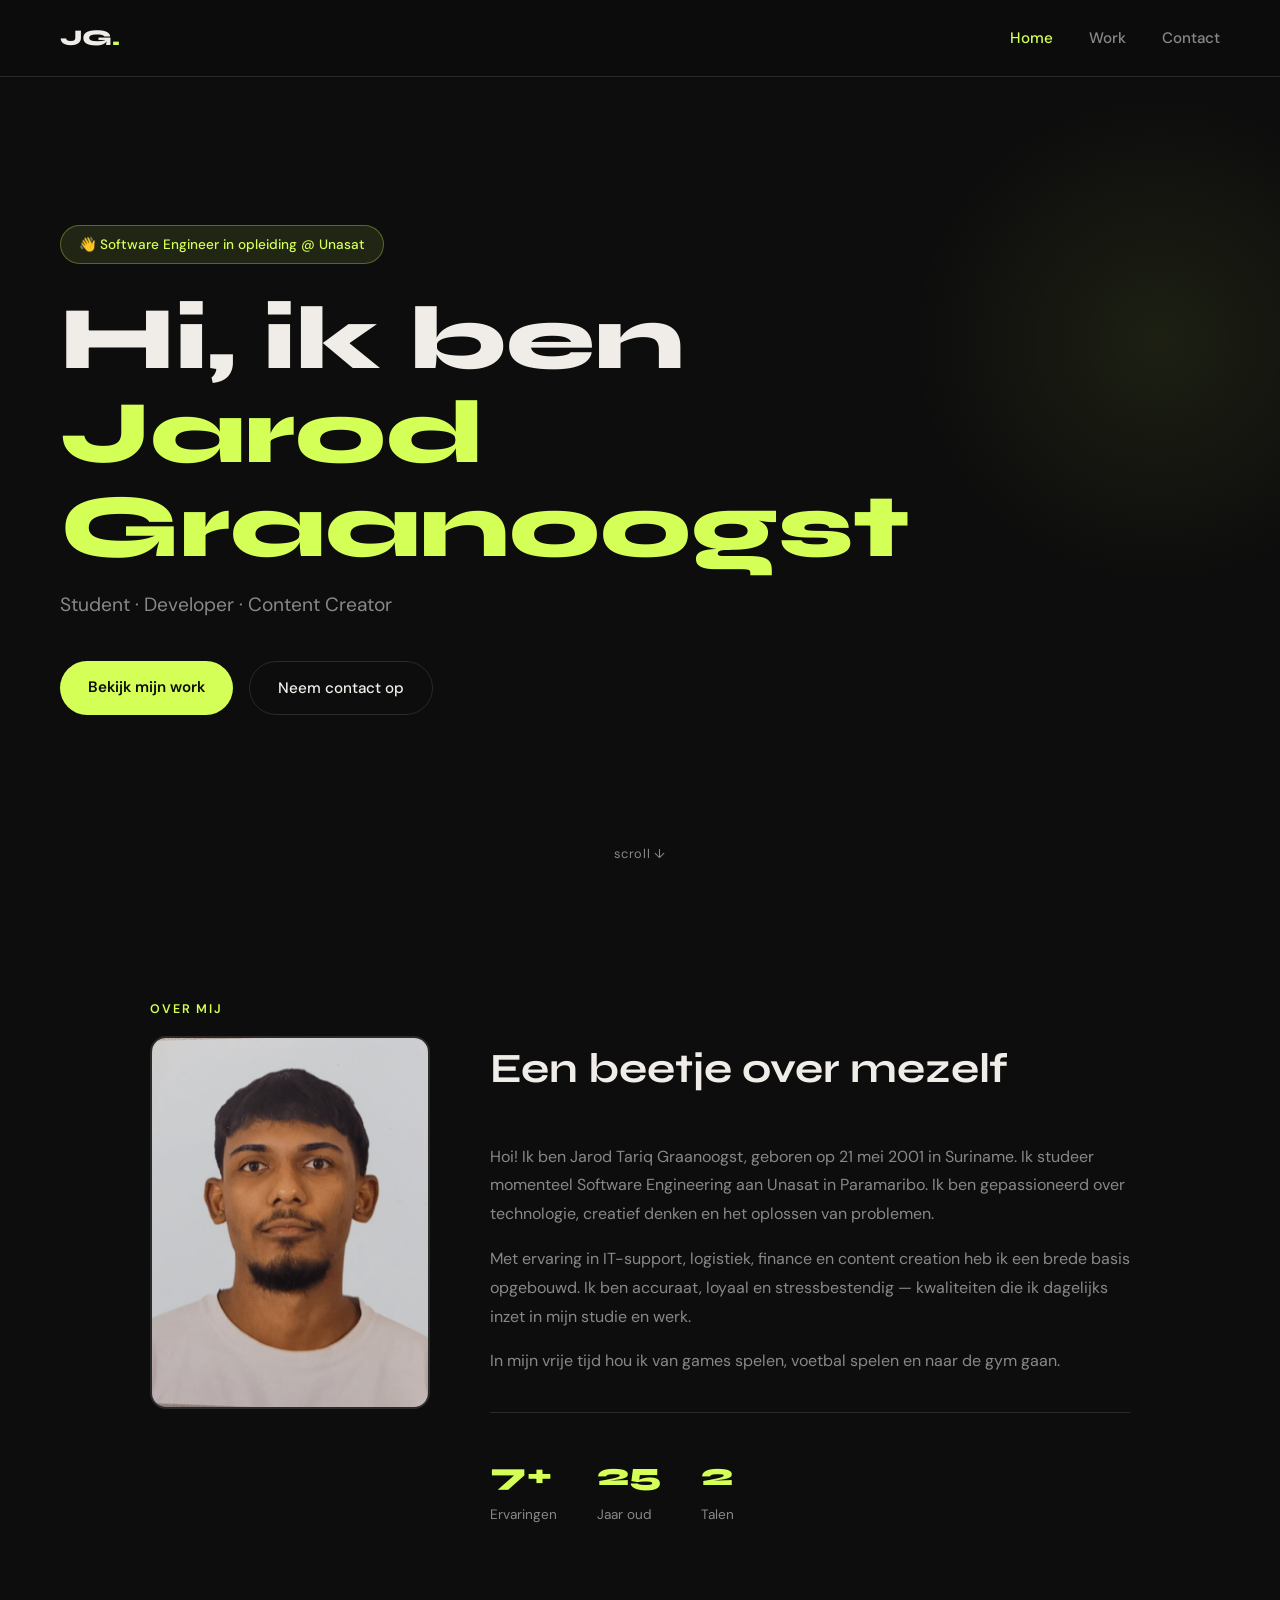
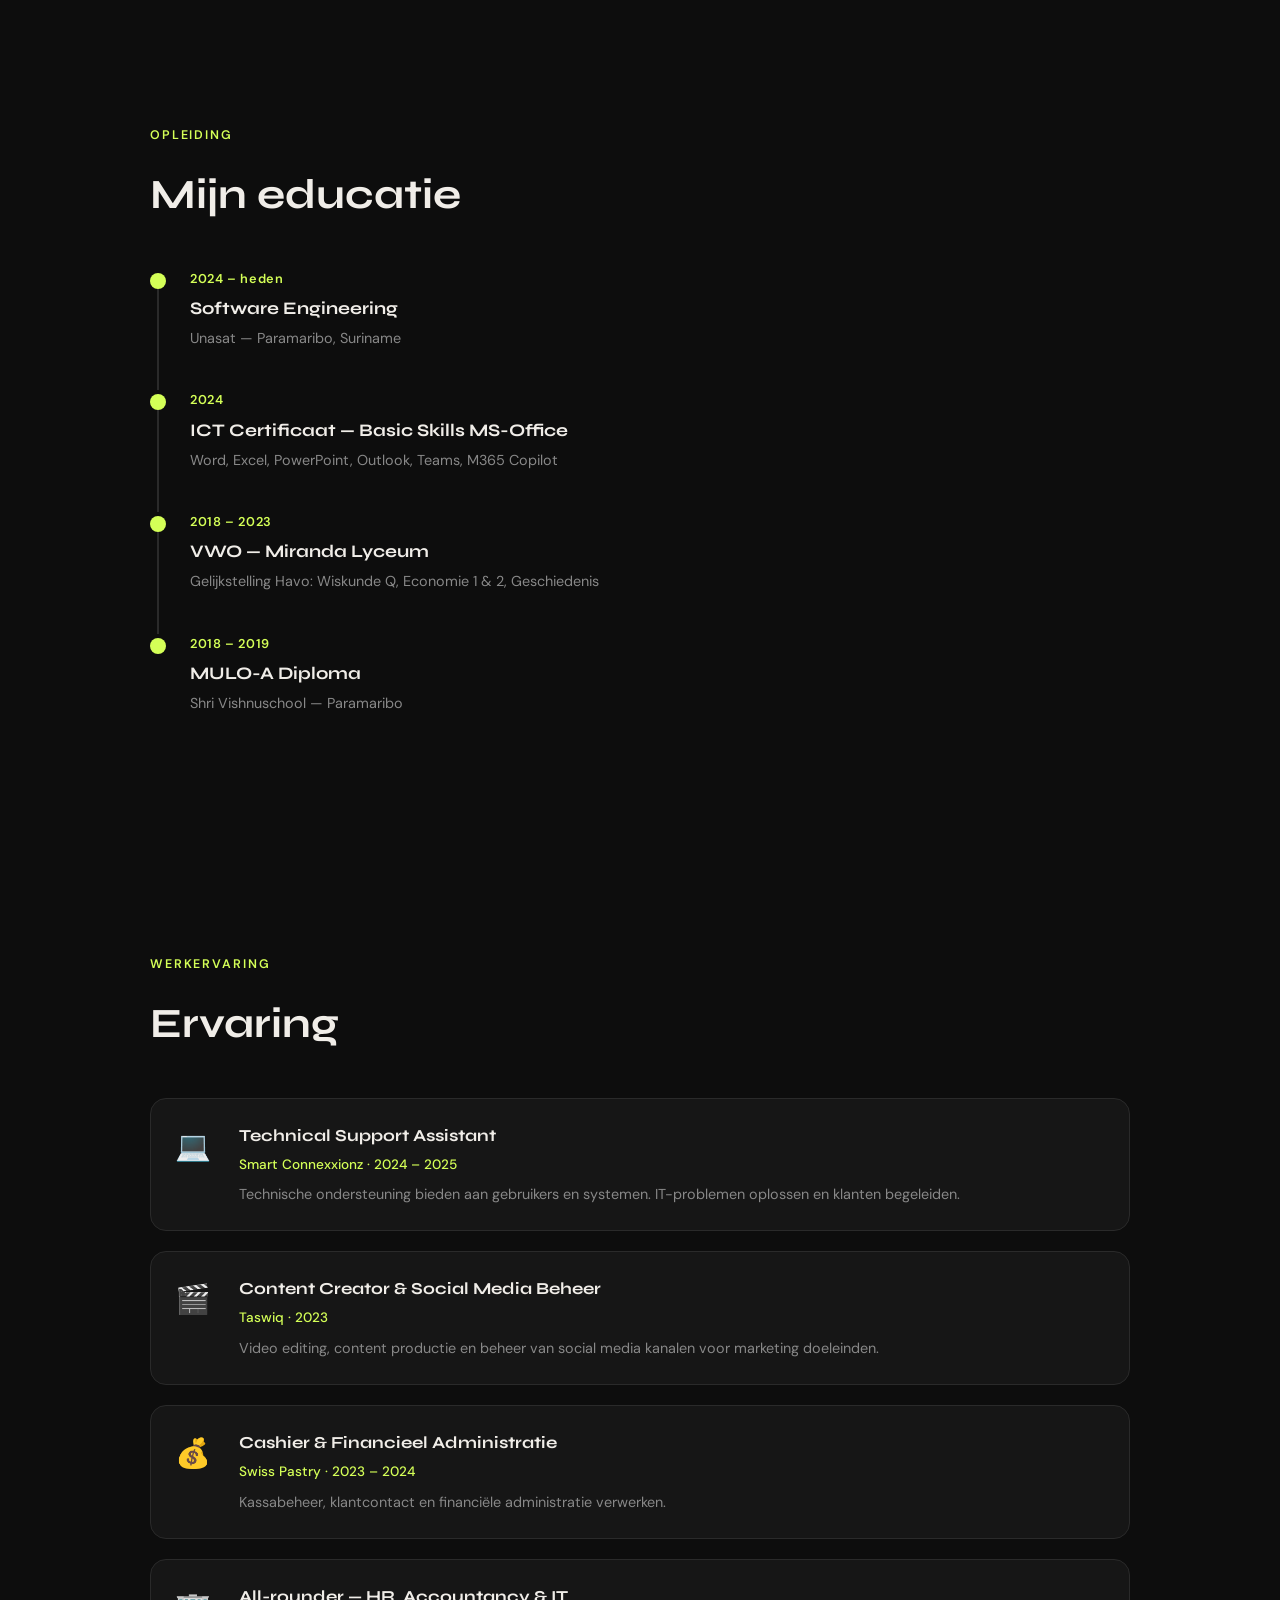
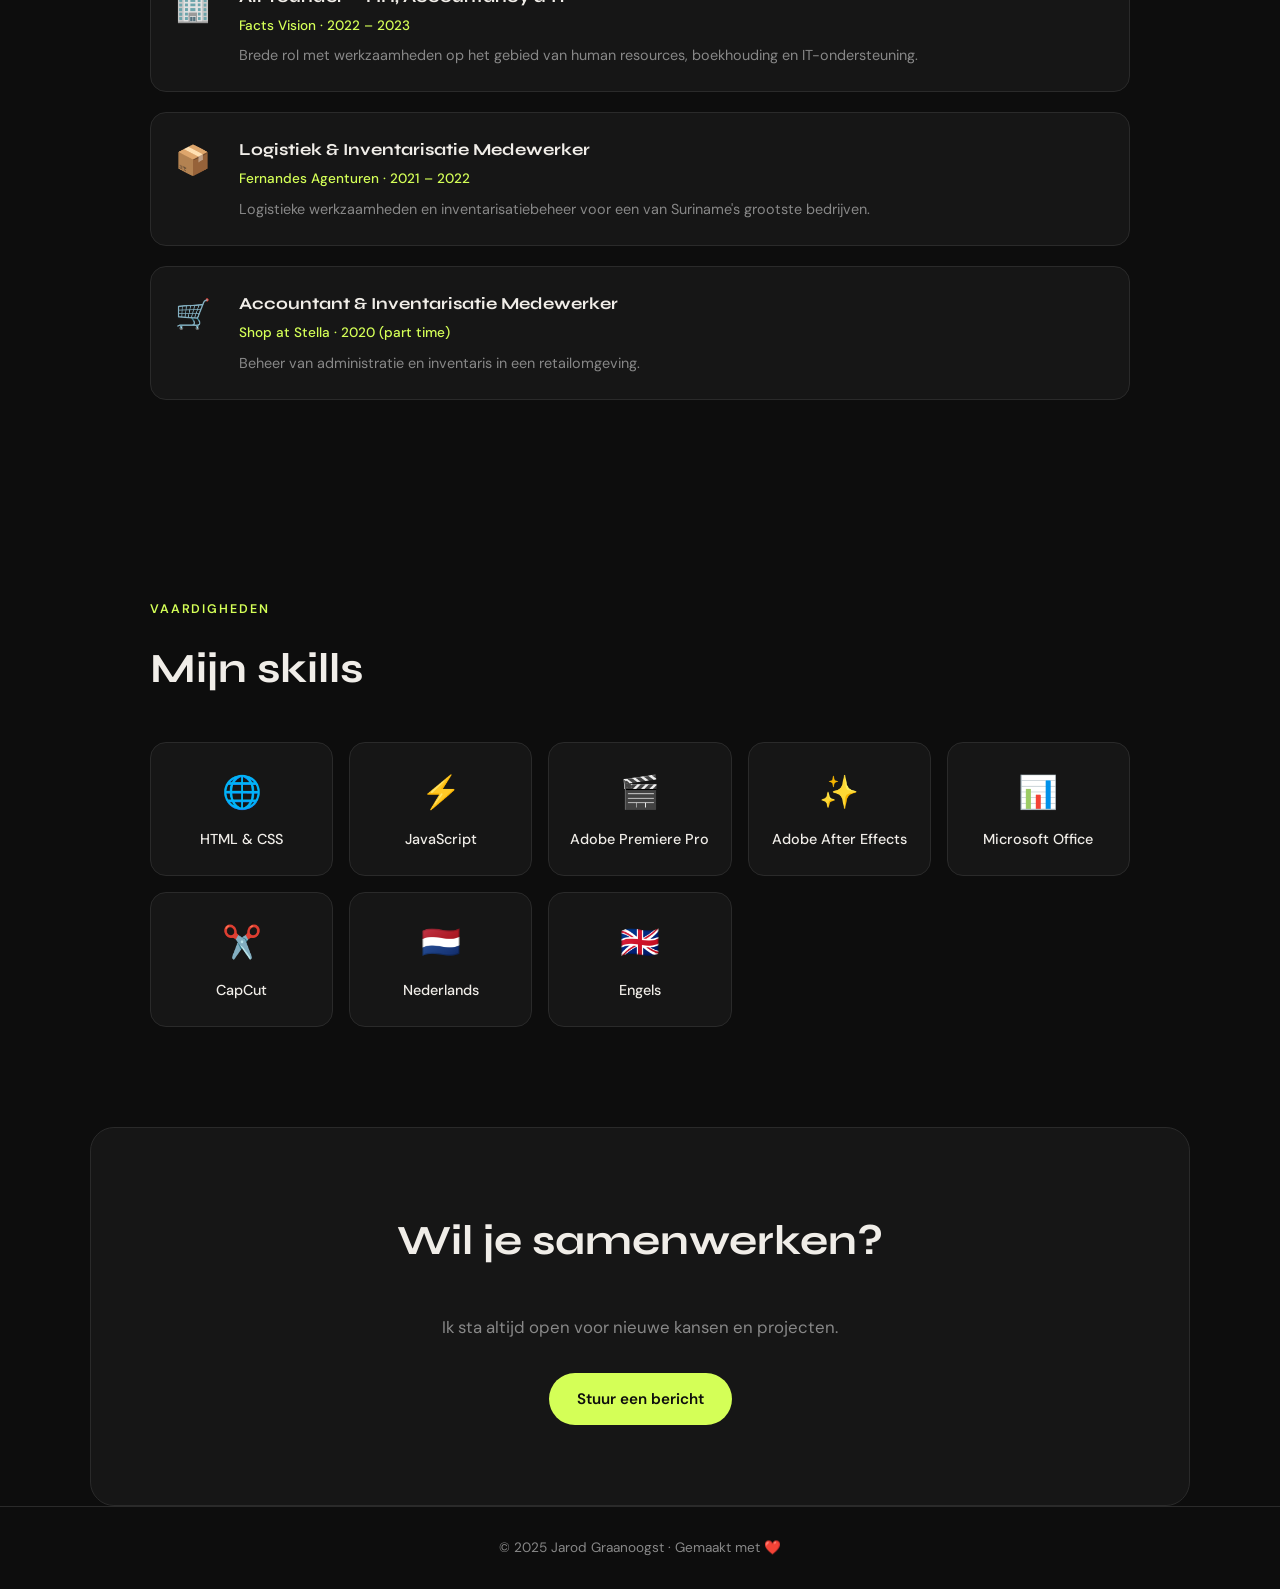
<file: index.html>
<!DOCTYPE html>
<html lang="nl">
<head>
  <meta charset="UTF-8" />
  <meta name="viewport" content="width=device-width, initial-scale=1.0"/>
  <title>Portfolio — Jarod Graanoogst</title>
  <link rel="stylesheet" href="css/main.css" />
  <link href="https://fonts.googleapis.com/css2?family=Syne:wght@400;600;700;800&family=DM+Sans:wght@300;400;500&display=swap" rel="stylesheet"/>
</head>
<body>

  <nav class="nav">
    <div class="nav-logo">JG<span class="dot">.</span></div>
    <ul class="nav-links">
      <li><a href="index.html" class="active">Home</a></li>
      <li><a href="work.html">Work</a></li>
      <li><a href="contact.html">Contact</a></li>
    </ul>
    <button class="hamburger" aria-label="Menu openen">
      <span></span><span></span><span></span>
    </button>
  </nav>

  <div class="mobile-menu" id="mobileMenu">
    <a href="index.html">Home</a>
    <a href="work.html">Work</a>
    <a href="contact.html">Contact</a>
  </div>

  <section class="hero">
    <div class="hero-badge">👋 Software Engineer in opleiding @ Unasat</div>
    <h1 class="hero-title">
      Hi, ik ben<br/>
      <span class="highlight">Jarod Graanoogst</span>
    </h1>
    <p class="hero-sub">Student · Developer · Content Creator</p>
    <div class="hero-btns">
      <a href="work.html" class="btn btn-primary">Bekijk mijn work</a>
      <a href="contact.html" class="btn btn-outline">Neem contact op</a>
    </div>
    <div class="hero-scroll">scroll ↓</div>
  </section>

  <section class="section about">
    <div class="section-label">Over mij</div>
    <div class="about-grid">
      <div class="about-img-wrap">
        <img src="img/foto.jpeg" alt="Jarod Graanoogst" class="about-img" />
      </div>
      <div class="about-text">
        <h2>Een beetje over mezelf</h2>
        <p>Hoi! Ik ben Jarod Tariq Graanoogst, geboren op 21 mei 2001 in Suriname. Ik studeer momenteel Software Engineering aan Unasat in Paramaribo. Ik ben gepassioneerd over technologie, creatief denken en het oplossen van problemen.</p>
        <p>Met ervaring in IT-support, logistiek, finance en content creation heb ik een brede basis opgebouwd. Ik ben accuraat, loyaal en stressbestendig — kwaliteiten die ik dagelijks inzet in mijn studie en werk.</p>
        <p>In mijn vrije tijd hou ik van games spelen, voetbal spelen en naar de gym gaan.</p>
        <div class="stats-row">
          <div class="stat"><span class="stat-num">7+</span><span class="stat-label">Ervaringen</span></div>
          <div class="stat"><span class="stat-num">25</span><span class="stat-label">Jaar oud</span></div>
          <div class="stat"><span class="stat-num">2</span><span class="stat-label">Talen</span></div>
        </div>
      </div>
    </div>
  </section>

  <section class="section education">
    <div class="section-label">Opleiding</div>
    <h2>Mijn educatie</h2>
    <div class="timeline">
      <div class="timeline-item">
        <div class="timeline-dot"></div>
        <div class="timeline-content">
          <span class="timeline-year">2024 – heden</span>
          <h3>Software Engineering</h3>
          <p>Unasat — Paramaribo, Suriname</p>
        </div>
      </div>
      <div class="timeline-item">
        <div class="timeline-dot"></div>
        <div class="timeline-content">
          <span class="timeline-year">2024</span>
          <h3>ICT Certificaat — Basic Skills MS-Office</h3>
          <p>Word, Excel, PowerPoint, Outlook, Teams, M365 Copilot</p>
        </div>
      </div>
      <div class="timeline-item">
        <div class="timeline-dot"></div>
        <div class="timeline-content">
          <span class="timeline-year">2018 – 2023</span>
          <h3>VWO — Miranda Lyceum</h3>
          <p>Gelijkstelling Havo: Wiskunde Q, Economie 1 & 2, Geschiedenis</p>
        </div>
      </div>
      <div class="timeline-item">
        <div class="timeline-dot"></div>
        <div class="timeline-content">
          <span class="timeline-year">2018 – 2019</span>
          <h3>MULO-A Diploma</h3>
          <p>Shri Vishnuschool — Paramaribo</p>
        </div>
      </div>
    </div>
  </section>

  <section class="section experience">
    <div class="section-label">Werkervaring</div>
    <h2>Ervaring</h2>
    <div class="exp-list">
      <div class="exp-item">
        <div class="exp-icon">💻</div>
        <div class="exp-info">
          <h3>Technical Support Assistant</h3>
          <p class="exp-company">Smart Connexxionz · 2024 – 2025</p>
          <p class="exp-desc">Technische ondersteuning bieden aan gebruikers en systemen. IT-problemen oplossen en klanten begeleiden.</p>
        </div>
      </div>
      <div class="exp-item">
        <div class="exp-icon">🎬</div>
        <div class="exp-info">
          <h3>Content Creator &amp; Social Media Beheer</h3>
          <p class="exp-company">Taswiq · 2023</p>
          <p class="exp-desc">Video editing, content productie en beheer van social media kanalen voor marketing doeleinden.</p>
        </div>
      </div>
      <div class="exp-item">
        <div class="exp-icon">💰</div>
        <div class="exp-info">
          <h3>Cashier &amp; Financieel Administratie</h3>
          <p class="exp-company">Swiss Pastry · 2023 – 2024</p>
          <p class="exp-desc">Kassabeheer, klantcontact en financiële administratie verwerken.</p>
        </div>
      </div>
      <div class="exp-item">
        <div class="exp-icon">🏢</div>
        <div class="exp-info">
          <h3>All-rounder — HR, Accountancy &amp; IT</h3>
          <p class="exp-company">Facts Vision · 2022 – 2023</p>
          <p class="exp-desc">Brede rol met werkzaamheden op het gebied van human resources, boekhouding en IT-ondersteuning.</p>
        </div>
      </div>
      <div class="exp-item">
        <div class="exp-icon">📦</div>
        <div class="exp-info">
          <h3>Logistiek &amp; Inventarisatie Medewerker</h3>
          <p class="exp-company">Fernandes Agenturen · 2021 – 2022</p>
          <p class="exp-desc">Logistieke werkzaamheden en inventarisatiebeheer voor een van Suriname's grootste bedrijven.</p>
        </div>
      </div>
      <div class="exp-item">
        <div class="exp-icon">🛒</div>
        <div class="exp-info">
          <h3>Accountant &amp; Inventarisatie Medewerker</h3>
          <p class="exp-company">Shop at Stella · 2020 (part time)</p>
          <p class="exp-desc">Beheer van administratie en inventaris in een retailomgeving.</p>
        </div>
      </div>
    </div>
  </section>

  <section class="section skills">
    <div class="section-label">Vaardigheden</div>
    <h2>Mijn skills</h2>
    <div class="skills-grid">
      <div class="skill-card"><div class="skill-icon">🌐</div><span>HTML &amp; CSS</span></div>
      <div class="skill-card"><div class="skill-icon">⚡</div><span>JavaScript</span></div>
      <div class="skill-card"><div class="skill-icon">🎬</div><span>Adobe Premiere Pro</span></div>
      <div class="skill-card"><div class="skill-icon">✨</div><span>Adobe After Effects</span></div>
      <div class="skill-card"><div class="skill-icon">📊</div><span>Microsoft Office</span></div>
      <div class="skill-card"><div class="skill-icon">✂️</div><span>CapCut</span></div>
      <div class="skill-card"><div class="skill-icon">🇳🇱</div><span>Nederlands</span></div>
      <div class="skill-card"><div class="skill-icon">🇬🇧</div><span>Engels</span></div>
    </div>
  </section>

  <section class="section cta-section">
    <h2>Wil je samenwerken?</h2>
    <p>Ik sta altijd open voor nieuwe kansen en projecten.</p>
    <a href="contact.html" class="btn btn-primary">Stuur een bericht</a>
  </section>

  <footer class="footer">
    <p>© 2025 Jarod Graanoogst · Gemaakt met ❤️</p>
  </footer>

  <script src="js/script.js"></script>
</body>
</html>
</file>
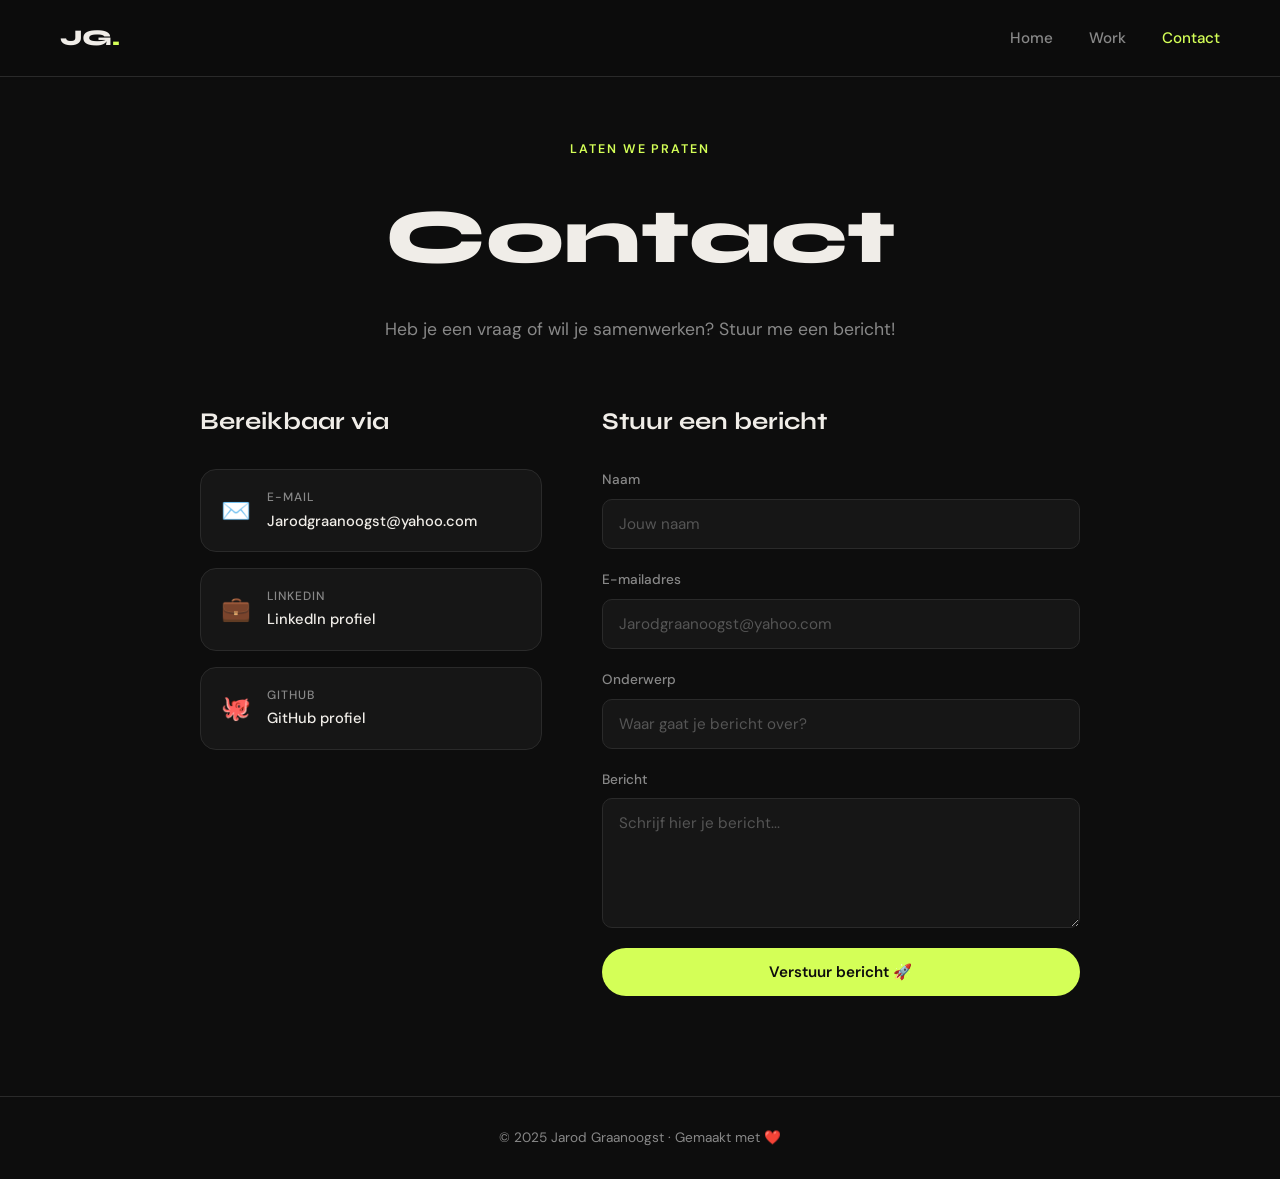
<file: contact.html>
<!DOCTYPE html>
<html lang="nl">
<head>
  <meta charset="UTF-8" />
  <meta name="viewport" content="width=device-width, initial-scale=1.0"/>
  <title>Contact — Jarod Graanoogst</title>
  <link rel="stylesheet" href="css/main.css" />
  <link rel="stylesheet" href="css/contact.css" />
  <link href="https://fonts.googleapis.com/css2?family=Syne:wght@400;600;700;800&family=DM+Sans:wght@300;400;500&display=swap" rel="stylesheet"/>
</head>
<body>

  <nav class="nav">
    <div class="nav-logo">JG<span class="dot">.</span></div>
    <ul class="nav-links">
      <li><a href="index.html">Home</a></li>
      <li><a href="work.html">Work</a></li>
      <li><a href="contact.html" class="active">Contact</a></li>
    </ul>
    <button class="hamburger" aria-label="Menu openen">
      <span></span><span></span><span></span>
    </button>
  </nav>

  <div class="mobile-menu" id="mobileMenu">
    <a href="index.html">Home</a>
    <a href="work.html">Work</a>
    <a href="contact.html">Contact</a>
  </div>

  <div class="page-header">
    <div class="section-label">Laten we praten</div>
    <h1>Contact</h1>
    <p>Heb je een vraag of wil je samenwerken? Stuur me een bericht!</p>
  </div>

  <section class="contact-section">
    <div class="contact-grid">

      <div class="contact-info">
        <h2>Bereikbaar via</h2>
        <div class="contact-links">
          <a href="mailto:Jarodgraanoogst@yahoo.com" class="contact-link">
            <div class="contact-link-icon">✉️</div>
            <div>
              <span class="contact-link-label">E-mail</span>
              <span class="contact-link-value">Jarodgraanoogst@yahoo.com</span>
            </div>
          </a>
          <a href="https://linkedin.com" target="_blank" class="contact-link">
            <div class="contact-link-icon">💼</div>
            <div>
              <span class="contact-link-label">LinkedIn</span>
              <span class="contact-link-value">LinkedIn profiel</span>
            </div>
          </a>
          <a href="https://github.com" target="_blank" class="contact-link">
            <div class="contact-link-icon">🐙</div>
            <div>
              <span class="contact-link-label">GitHub</span>
              <span class="contact-link-value">GitHub profiel</span>
            </div>
          </a>
        </div>
      </div>

      <div class="contact-form-wrap">
        <h2>Stuur een bericht</h2>
        <div class="contact-form" id="contactForm">
          <div class="form-group">
            <label for="name">Naam</label>
            <input type="text" id="name" placeholder="Jouw naam" />
          </div>
          <div class="form-group">
            <label for="email">E-mailadres</label>
            <input type="email" id="email" placeholder="Jarodgraanoogst@yahoo.com" />
          </div>
          <div class="form-group">
            <label for="subject">Onderwerp</label>
            <input type="text" id="subject" placeholder="Waar gaat je bericht over?" />
          </div>
          <div class="form-group">
            <label for="message">Bericht</label>
            <textarea id="message" rows="5" placeholder="Schrijf hier je bericht..."></textarea>
          </div>
          <button class="btn btn-primary full-width" id="submitBtn">Verstuur bericht 🚀</button>
          <div class="form-success" id="formSuccess">
            ✅ Bedankt! Je bericht is verstuurd.
          </div>
        </div>
      </div>

    </div>
  </section>

  <footer class="footer">
    <p>© 2025 Jarod Graanoogst · Gemaakt met ❤️</p>
  </footer>

  <script src="js/script.js"></script>
</body>
</html>
</file>
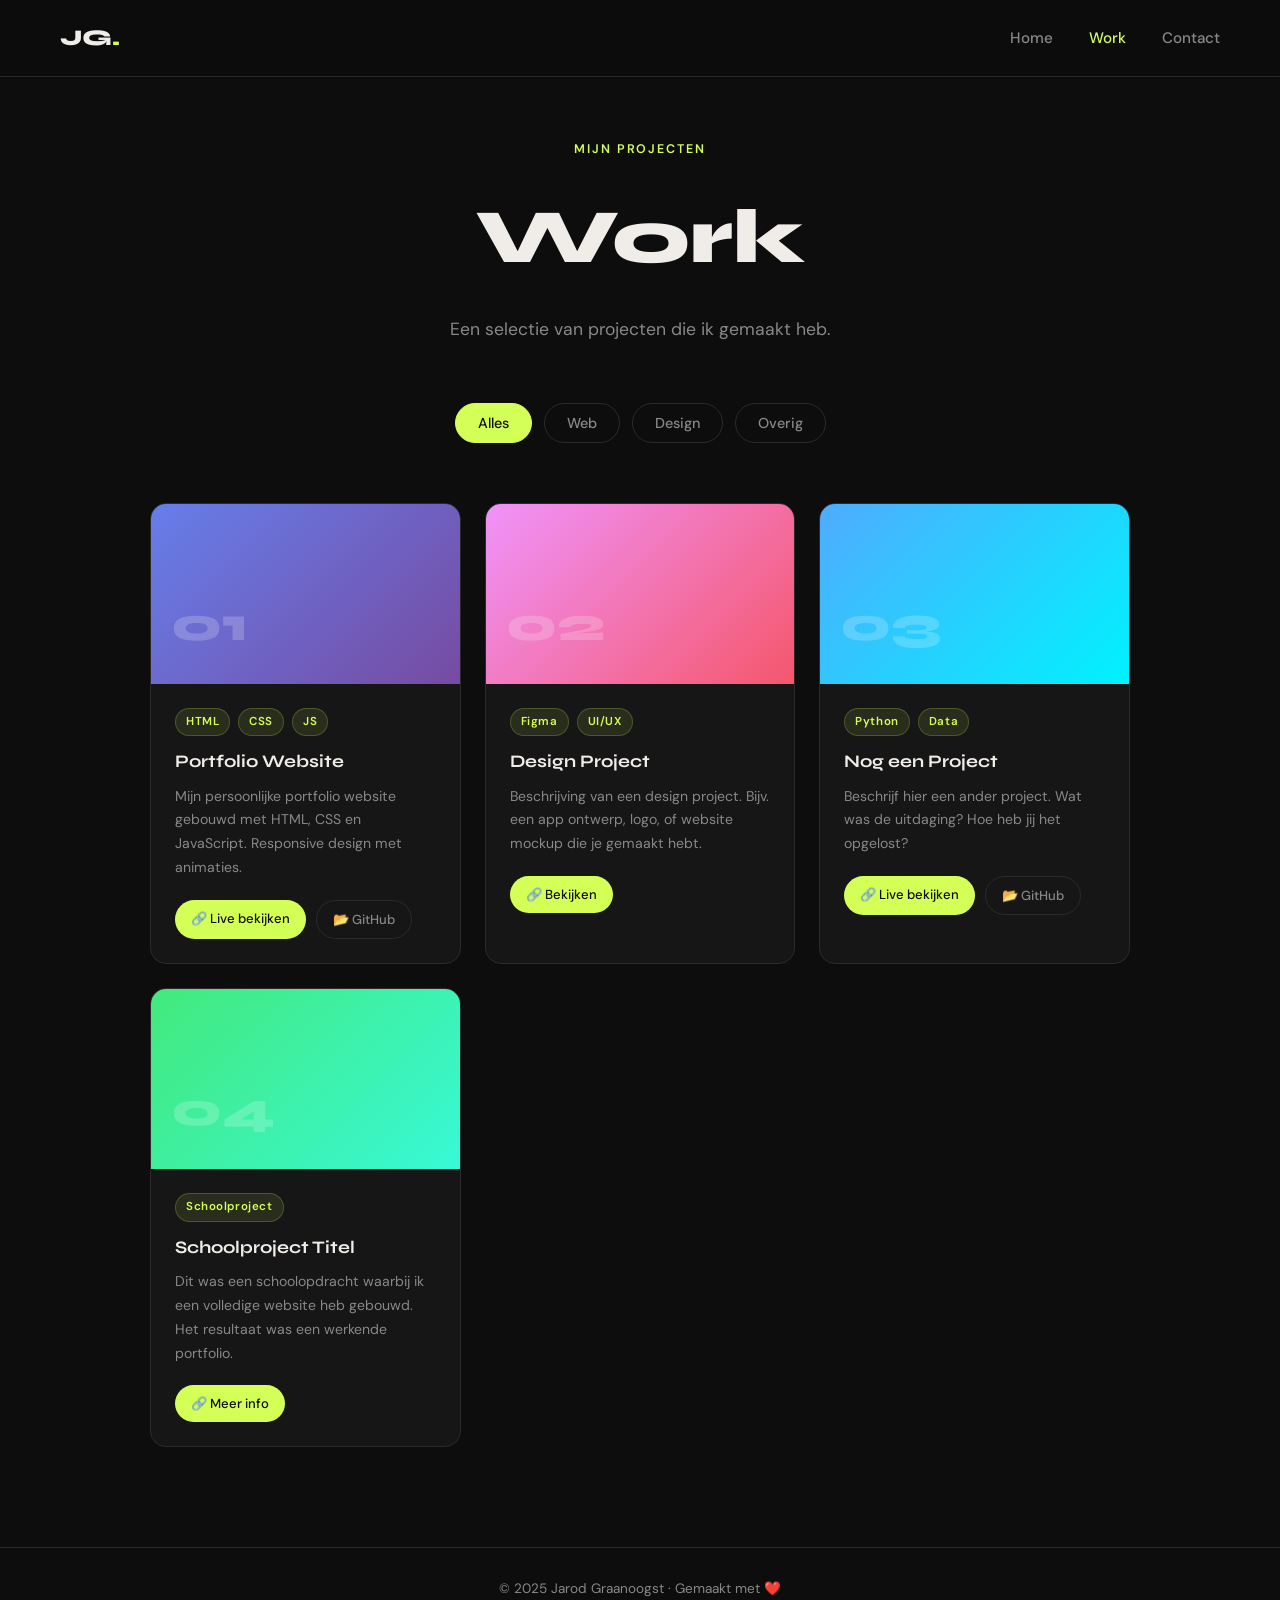
<file: work.html>
<!DOCTYPE html>
<html lang="nl">
<head>
  <meta charset="UTF-8" />
  <meta name="viewport" content="width=device-width, initial-scale=1.0"/>
  <title>Work — Jarod Graanoogst</title>
  <link rel="stylesheet" href="css/main.css" />
  <link rel="stylesheet" href="css/work.css" />
  <link href="https://fonts.googleapis.com/css2?family=Syne:wght@400;600;700;800&family=DM+Sans:wght@300;400;500&display=swap" rel="stylesheet"/>
</head>
<body>

  <nav class="nav">
    <div class="nav-logo">JG<span class="dot">.</span></div>
    <ul class="nav-links">
      <li><a href="index.html">Home</a></li>
      <li><a href="work.html" class="active">Work</a></li>
      <li><a href="contact.html">Contact</a></li>
    </ul>
    <button class="hamburger" aria-label="Menu openen">
      <span></span><span></span><span></span>
    </button>
  </nav>

  <div class="mobile-menu" id="mobileMenu">
    <a href="index.html">Home</a>
    <a href="work.html">Work</a>
    <a href="contact.html">Contact</a>
  </div>

  <div class="page-header">
    <div class="section-label">Mijn projecten</div>
    <h1>Work</h1>
    <p>Een selectie van projecten die ik gemaakt heb.</p>
  </div>

  <div class="filter-bar">
    <button class="filter-btn active" data-cat="all">Alles</button>
    <button class="filter-btn" data-cat="web">Web</button>
    <button class="filter-btn" data-cat="design">Design</button>
    <button class="filter-btn" data-cat="other">Overig</button>
  </div>

  <section class="projects-section">
    <div class="projects-grid" id="projectsGrid">

      <div class="project-card" data-cat="web">
        <div class="project-thumb project-thumb-1">
          <span class="project-num">01</span>
        </div>
        <div class="project-info">
          <div class="project-tags"><span>HTML</span><span>CSS</span><span>JS</span></div>
          <h3>Portfolio Website</h3>
          <p>Mijn persoonlijke portfolio website gebouwd met HTML, CSS en JavaScript. Responsive design met animaties.</p>
          <div class="project-links">
            <a href="#" class="link-btn">🔗 Live bekijken</a>
            <a href="#" class="link-btn link-btn-ghost">📂 GitHub</a>
          </div>
        </div>
      </div>

      <div class="project-card" data-cat="design">
        <div class="project-thumb project-thumb-2">
          <span class="project-num">02</span>
        </div>
        <div class="project-info">
          <div class="project-tags"><span>Figma</span><span>UI/UX</span></div>
          <h3>Design Project</h3>
          <p>Beschrijving van een design project. Bijv. een app ontwerp, logo, of website mockup die je gemaakt hebt.</p>
          <div class="project-links">
            <a href="#" class="link-btn">🔗 Bekijken</a>
          </div>
        </div>
      </div>

      <div class="project-card" data-cat="web">
        <div class="project-thumb project-thumb-3">
          <span class="project-num">03</span>
        </div>
        <div class="project-info">
          <div class="project-tags"><span>Python</span><span>Data</span></div>
          <h3>Nog een Project</h3>
          <p>Beschrijf hier een ander project. Wat was de uitdaging? Hoe heb jij het opgelost?</p>
          <div class="project-links">
            <a href="#" class="link-btn">🔗 Live bekijken</a>
            <a href="#" class="link-btn link-btn-ghost">📂 GitHub</a>
          </div>
        </div>
      </div>

      <div class="project-card" data-cat="other">
        <div class="project-thumb project-thumb-4">
          <span class="project-num">04</span>
        </div>
        <div class="project-info">
          <div class="project-tags"><span>Schoolproject</span></div>
          <h3>Schoolproject Titel</h3>
          <p>Dit was een schoolopdracht waarbij ik een volledige website heb gebouwd. Het resultaat was een werkende portfolio.</p>
          <div class="project-links">
            <a href="#" class="link-btn">🔗 Meer info</a>
          </div>
        </div>
      </div>

    </div>
  </section>

  <footer class="footer">
    <p>© 2025 Jarod Graanoogst · Gemaakt met ❤️</p>
  </footer>

  <script src="js/script.js"></script>
</body>
</html>
</file>
<file: css/main.css>
/* ===== RESET & BASE ===== */
*, *::before, *::after { box-sizing: border-box; margin: 0; padding: 0; }

:root {
  --bg: #0d0d0d;
  --surface: #161616;
  --surface2: #1f1f1f;
  --border: #2a2a2a;
  --text: #f0ede8;
  --text-muted: #888;
  --accent: #d4ff57;
  --accent-dark: #b8e040;
  --radius: 16px;
  --font-head: 'Syne', sans-serif;
  --font-body: 'DM Sans', sans-serif;
}

html { scroll-behavior: smooth; }

body {
  font-family: var(--font-body);
  background: var(--bg);
  color: var(--text);
  line-height: 1.6;
  font-weight: 400;
}

/* ===== NAV ===== */
.nav {
  position: fixed;
  top: 0; left: 0; right: 0;
  z-index: 100;
  display: flex;
  align-items: center;
  justify-content: space-between;
  padding: 20px 60px;
  background: rgba(13,13,13,0.85);
  backdrop-filter: blur(16px);
  border-bottom: 1px solid var(--border);
}

.nav-logo {
  font-family: var(--font-head);
  font-size: 1.4rem;
  font-weight: 800;
  color: var(--text);
}
.nav-logo .dot { color: var(--accent); }

.nav-links {
  list-style: none;
  display: flex;
  gap: 36px;
}
.nav-links a {
  text-decoration: none;
  color: var(--text-muted);
  font-size: 0.95rem;
  font-weight: 500;
  transition: color 0.2s;
}
.nav-links a:hover,
.nav-links a.active {
  color: var(--accent);
}

.hamburger {
  display: none;
  flex-direction: column;
  gap: 5px;
  cursor: pointer;
  background: none;
  border: none;
  padding: 4px;
}
.hamburger span {
  display: block;
  width: 24px;
  height: 2px;
  background: var(--text);
  border-radius: 2px;
  transition: 0.3s;
}

/* ===== MOBILE MENU ===== */
.mobile-menu {
  display: none;
  flex-direction: column;
  position: fixed;
  top: 65px; left: 0; right: 0;
  background: var(--surface);
  border-bottom: 1px solid var(--border);
  z-index: 99;
  padding: 20px 30px;
  gap: 16px;
}
.mobile-menu.open { display: flex; }
.mobile-menu a {
  text-decoration: none;
  color: var(--text);
  font-size: 1.1rem;
  font-weight: 500;
}

/* ===== HERO ===== */
.hero {
  min-height: 100vh;
  display: flex;
  flex-direction: column;
  justify-content: center;
  align-items: flex-start;
  padding: 120px 60px 80px;
  position: relative;
  overflow: hidden;
}

.hero::before {
  content: '';
  position: absolute;
  width: 500px; height: 500px;
  background: radial-gradient(circle, rgba(212,255,87,0.08) 0%, transparent 70%);
  top: 10%; right: -10%;
  pointer-events: none;
}

.hero-badge {
  display: inline-block;
  background: rgba(212,255,87,0.1);
  border: 1px solid rgba(212,255,87,0.3);
  color: var(--accent);
  padding: 8px 18px;
  border-radius: 100px;
  font-size: 0.85rem;
  font-weight: 500;
  margin-bottom: 28px;
  animation: fadeUp 0.6s ease both;
}

.hero-title {
  font-family: var(--font-head);
  font-size: clamp(3rem, 7vw, 6rem);
  font-weight: 800;
  line-height: 1.05;
  margin-bottom: 16px;
  animation: fadeUp 0.6s ease 0.1s both;
}

.hero-title .highlight {
  color: var(--accent);
  display: block;
}

.hero-sub {
  font-size: 1.2rem;
  color: var(--text-muted);
  margin-bottom: 40px;
  animation: fadeUp 0.6s ease 0.2s both;
}

.hero-btns {
  display: flex;
  gap: 16px;
  flex-wrap: wrap;
  animation: fadeUp 0.6s ease 0.3s both;
}

.hero-scroll {
  position: absolute;
  bottom: 36px; left: 50%;
  transform: translateX(-50%);
  color: var(--text-muted);
  font-size: 0.8rem;
  letter-spacing: 0.05em;
  animation: bounce 2s infinite;
}

/* ===== BUTTONS ===== */
.btn {
  text-decoration: none;
  padding: 14px 28px;
  border-radius: 100px;
  font-size: 0.95rem;
  font-weight: 500;
  font-family: var(--font-body);
  cursor: pointer;
  border: none;
  transition: transform 0.15s, opacity 0.15s;
  display: inline-block;
}
.btn:hover { transform: translateY(-2px); opacity: 0.92; }

.btn-primary {
  background: var(--accent);
  color: #0d0d0d;
  font-weight: 600;
}
.btn-outline {
  background: transparent;
  color: var(--text);
  border: 1.5px solid var(--border);
}
.btn-outline:hover { border-color: var(--accent); color: var(--accent); }

.full-width { width: 100%; text-align: center; }

/* ===== SECTIONS ===== */
.section {
  padding: 100px 60px;
  max-width: 1100px;
  margin: 0 auto;
}

.section-label {
  font-size: 0.78rem;
  font-weight: 600;
  letter-spacing: 0.15em;
  text-transform: uppercase;
  color: var(--accent);
  margin-bottom: 16px;
}

.section h2 {
  font-family: var(--font-head);
  font-size: clamp(1.8rem, 3.5vw, 2.6rem);
  font-weight: 700;
  margin-bottom: 40px;
}

/* ===== ABOUT ===== */
.about-grid {
  display: grid;
  grid-template-columns: 280px 1fr;
  gap: 60px;
  align-items: start;
}

.about-img {
  width: 100%;
  aspect-ratio: 3/4;
  object-fit: cover;
  object-position: top;
  border-radius: var(--radius);
  border: 2px solid var(--border);
  transition: border-color 0.3s;
}
.about-img:hover { border-color: var(--accent); }

.about-text p {
  color: var(--text-muted);
  margin-bottom: 16px;
  font-size: 1rem;
  line-height: 1.8;
}

.stats-row {
  display: flex;
  gap: 40px;
  margin-top: 36px;
  padding-top: 36px;
  border-top: 1px solid var(--border);
}

.stat { display: flex; flex-direction: column; gap: 4px; }
.stat-num {
  font-family: var(--font-head);
  font-size: 2rem;
  font-weight: 800;
  color: var(--accent);
}
.stat-label { font-size: 0.85rem; color: var(--text-muted); }

/* ===== TIMELINE ===== */
.timeline { display: flex; flex-direction: column; gap: 0; }

.timeline-item {
  display: flex;
  gap: 24px;
  padding-bottom: 40px;
  position: relative;
}
.timeline-item:not(:last-child)::after {
  content: '';
  position: absolute;
  left: 7px; top: 16px;
  width: 2px;
  height: calc(100% - 16px);
  background: var(--border);
}

.timeline-dot {
  width: 16px; height: 16px;
  min-width: 16px;
  background: var(--accent);
  border-radius: 50%;
  margin-top: 4px;
  position: relative;
  z-index: 1;
}

.timeline-year {
  display: block;
  font-size: 0.8rem;
  color: var(--accent);
  font-weight: 600;
  margin-bottom: 6px;
  letter-spacing: 0.05em;
}

.timeline-content h3 {
  font-family: var(--font-head);
  font-size: 1.1rem;
  font-weight: 700;
  margin-bottom: 4px;
}
.timeline-content p { color: var(--text-muted); font-size: 0.9rem; }

/* ===== EXPERIENCE ===== */
.exp-list { display: flex; flex-direction: column; gap: 20px; }

.exp-item {
  display: flex;
  gap: 20px;
  align-items: flex-start;
  background: var(--surface);
  border: 1px solid var(--border);
  border-radius: var(--radius);
  padding: 24px;
  transition: border-color 0.2s;
}
.exp-item:hover { border-color: var(--accent); }

.exp-icon { font-size: 1.8rem; min-width: 44px; }

.exp-info h3 {
  font-family: var(--font-head);
  font-size: 1.05rem;
  font-weight: 700;
  margin-bottom: 4px;
}
.exp-company { font-size: 0.85rem; color: var(--accent); margin-bottom: 8px; font-weight: 500; }
.exp-desc { font-size: 0.9rem; color: var(--text-muted); }

/* ===== SKILLS ===== */
.skills-grid {
  display: grid;
  grid-template-columns: repeat(auto-fill, minmax(160px, 1fr));
  gap: 16px;
}

.skill-card {
  background: var(--surface);
  border: 1px solid var(--border);
  border-radius: var(--radius);
  padding: 24px 20px;
  text-align: center;
  display: flex;
  flex-direction: column;
  align-items: center;
  gap: 10px;
  transition: border-color 0.2s, transform 0.2s;
  cursor: default;
}
.skill-card:hover {
  border-color: var(--accent);
  transform: translateY(-4px);
}
.skill-icon { font-size: 2rem; }
.skill-card span { font-size: 0.9rem; font-weight: 500; }

/* ===== CTA ===== */
.cta-section {
  text-align: center;
  background: var(--surface);
  border: 1px solid var(--border);
  border-radius: 24px;
  padding: 80px 60px !important;
}
.cta-section p {
  color: var(--text-muted);
  margin-bottom: 32px;
  font-size: 1.05rem;
}

/* ===== PAGE HEADER ===== */
.page-header {
  padding: 140px 60px 60px;
  text-align: center;
}
.page-header h1 {
  font-family: var(--font-head);
  font-size: clamp(2.5rem, 6vw, 5rem);
  font-weight: 800;
  margin-bottom: 16px;
}
.page-header p { color: var(--text-muted); font-size: 1.1rem; }

/* ===== FOOTER ===== */
.footer {
  text-align: center;
  padding: 30px 60px;
  border-top: 1px solid var(--border);
  color: var(--text-muted);
  font-size: 0.85rem;
}

/* ===== ANIMATIONS ===== */
@keyframes fadeUp {
  from { opacity: 0; transform: translateY(24px); }
  to { opacity: 1; transform: translateY(0); }
}
@keyframes bounce {
  0%, 100% { transform: translateX(-50%) translateY(0); }
  50% { transform: translateX(-50%) translateY(-8px); }
}

/* ===== RESPONSIVE ===== */
@media (max-width: 768px) {
  .nav { padding: 16px 24px; }
  .nav-links { display: none; }
  .hamburger { display: flex; }

  .hero { padding: 100px 24px 60px; }
  .section { padding: 60px 24px; }
  .page-header { padding: 110px 24px 40px; }

  .about-grid { grid-template-columns: 1fr; }
  .cta-section { padding: 50px 30px !important; }
  .stats-row { gap: 24px; }
}
</file>
<file: css/contact.css>
/* ===== CONTACT ===== */
.contact-section {
  padding: 0 60px 100px;
  max-width: 1000px;
  margin: 0 auto;
}

.contact-grid {
  display: grid;
  grid-template-columns: 1fr 1.4fr;
  gap: 60px;
  align-items: start;
}

.contact-info h2,
.contact-form-wrap h2 {
  font-family: var(--font-head);
  font-size: 1.5rem;
  font-weight: 700;
  margin-bottom: 28px;
}

.contact-links { display: flex; flex-direction: column; gap: 16px; }

.contact-link {
  text-decoration: none;
  display: flex;
  align-items: center;
  gap: 16px;
  background: var(--surface);
  border: 1px solid var(--border);
  border-radius: var(--radius);
  padding: 18px 20px;
  transition: border-color 0.2s;
}
.contact-link:hover { border-color: var(--accent); }

.contact-link-icon { font-size: 1.5rem; }

.contact-link-label {
  display: block;
  font-size: 0.75rem;
  color: var(--text-muted);
  font-weight: 500;
  text-transform: uppercase;
  letter-spacing: 0.08em;
  margin-bottom: 2px;
}
.contact-link-value {
  display: block;
  font-size: 0.92rem;
  color: var(--text);
  font-weight: 500;
}

/* ===== FORM ===== */
.form-group {
  display: flex;
  flex-direction: column;
  gap: 8px;
  margin-bottom: 20px;
}

.form-group label {
  font-size: 0.85rem;
  font-weight: 500;
  color: var(--text-muted);
}

.form-group input,
.form-group textarea {
  background: var(--surface);
  border: 1.5px solid var(--border);
  border-radius: 10px;
  padding: 14px 16px;
  font-size: 0.95rem;
  font-family: var(--font-body);
  color: var(--text);
  outline: none;
  transition: border-color 0.2s;
  resize: vertical;
}
.form-group input:focus,
.form-group textarea:focus {
  border-color: var(--accent);
}
.form-group input::placeholder,
.form-group textarea::placeholder { color: #555; }

.form-success {
  display: none;
  margin-top: 16px;
  background: rgba(212,255,87,0.1);
  border: 1px solid rgba(212,255,87,0.3);
  color: var(--accent);
  padding: 14px 18px;
  border-radius: 10px;
  font-size: 0.9rem;
  font-weight: 500;
}

@media (max-width: 768px) {
  .contact-section { padding: 0 24px 60px; }
  .contact-grid { grid-template-columns: 1fr; }
}
</file>
<file: css/work.css>
/* ===== FILTER ===== */
.filter-bar {
  display: flex;
  justify-content: center;
  gap: 12px;
  flex-wrap: wrap;
  margin-bottom: 60px;
  padding: 0 60px;
}
.filter-btn {
  padding: 10px 22px;
  border-radius: 100px;
  border: 1.5px solid var(--border);
  background: transparent;
  color: var(--text-muted);
  font-size: 0.9rem;
  font-family: var(--font-body);
  font-weight: 500;
  cursor: pointer;
  transition: 0.2s;
}
.filter-btn:hover,
.filter-btn.active {
  background: var(--accent);
  border-color: var(--accent);
  color: #0d0d0d;
}

/* ===== PROJECTS GRID ===== */
.projects-section { padding: 0 60px 100px; max-width: 1100px; margin: 0 auto; }

.projects-grid {
  display: grid;
  grid-template-columns: repeat(auto-fill, minmax(300px, 1fr));
  gap: 24px;
}

.project-card {
  background: var(--surface);
  border: 1px solid var(--border);
  border-radius: var(--radius);
  overflow: hidden;
  transition: transform 0.2s, border-color 0.2s;
}
.project-card:hover {
  transform: translateY(-6px);
  border-color: rgba(212,255,87,0.3);
}
.project-card.hidden { display: none; }

.project-thumb {
  height: 180px;
  display: flex;
  align-items: flex-end;
  padding: 20px;
}

.project-thumb-1 { background: linear-gradient(135deg, #667eea, #764ba2); }
.project-thumb-2 { background: linear-gradient(135deg, #f093fb, #f5576c); }
.project-thumb-3 { background: linear-gradient(135deg, #4facfe, #00f2fe); }
.project-thumb-4 { background: linear-gradient(135deg, #43e97b, #38f9d7); }
.project-num {
  font-family: var(--font-head);
  font-size: 3rem;
  font-weight: 800;
  color: rgba(255,255,255,0.2);
}

.project-info { padding: 24px; }

.project-tags {
  display: flex;
  gap: 8px;
  flex-wrap: wrap;
  margin-bottom: 12px;
}
.project-tags span {
  background: rgba(212,255,87,0.1);
  border: 1px solid rgba(212,255,87,0.2);
  color: var(--accent);
  font-size: 0.72rem;
  font-weight: 600;
  letter-spacing: 0.05em;
  padding: 4px 10px;
  border-radius: 100px;
}

.project-info h3 {
  font-family: var(--font-head);
  font-size: 1.1rem;
  font-weight: 700;
  margin-bottom: 8px;
}
.project-info p {
  font-size: 0.88rem;
  color: var(--text-muted);
  margin-bottom: 20px;
  line-height: 1.7;
}

.project-links { display: flex; gap: 10px; flex-wrap: wrap; }

.link-btn {
  text-decoration: none;
  padding: 8px 16px;
  border-radius: 100px;
  font-size: 0.82rem;
  font-weight: 500;
  background: var(--accent);
  color: #0d0d0d;
  transition: opacity 0.2s;
}
.link-btn:hover { opacity: 0.85; }

.link-btn-ghost {
  background: transparent;
  color: var(--text-muted);
  border: 1.5px solid var(--border);
}
.link-btn-ghost:hover { color: var(--text); border-color: var(--text); }

@media (max-width: 768px) {
  .filter-bar { padding: 0 24px; }
  .projects-section { padding: 0 24px 60px; }
}
</file>
